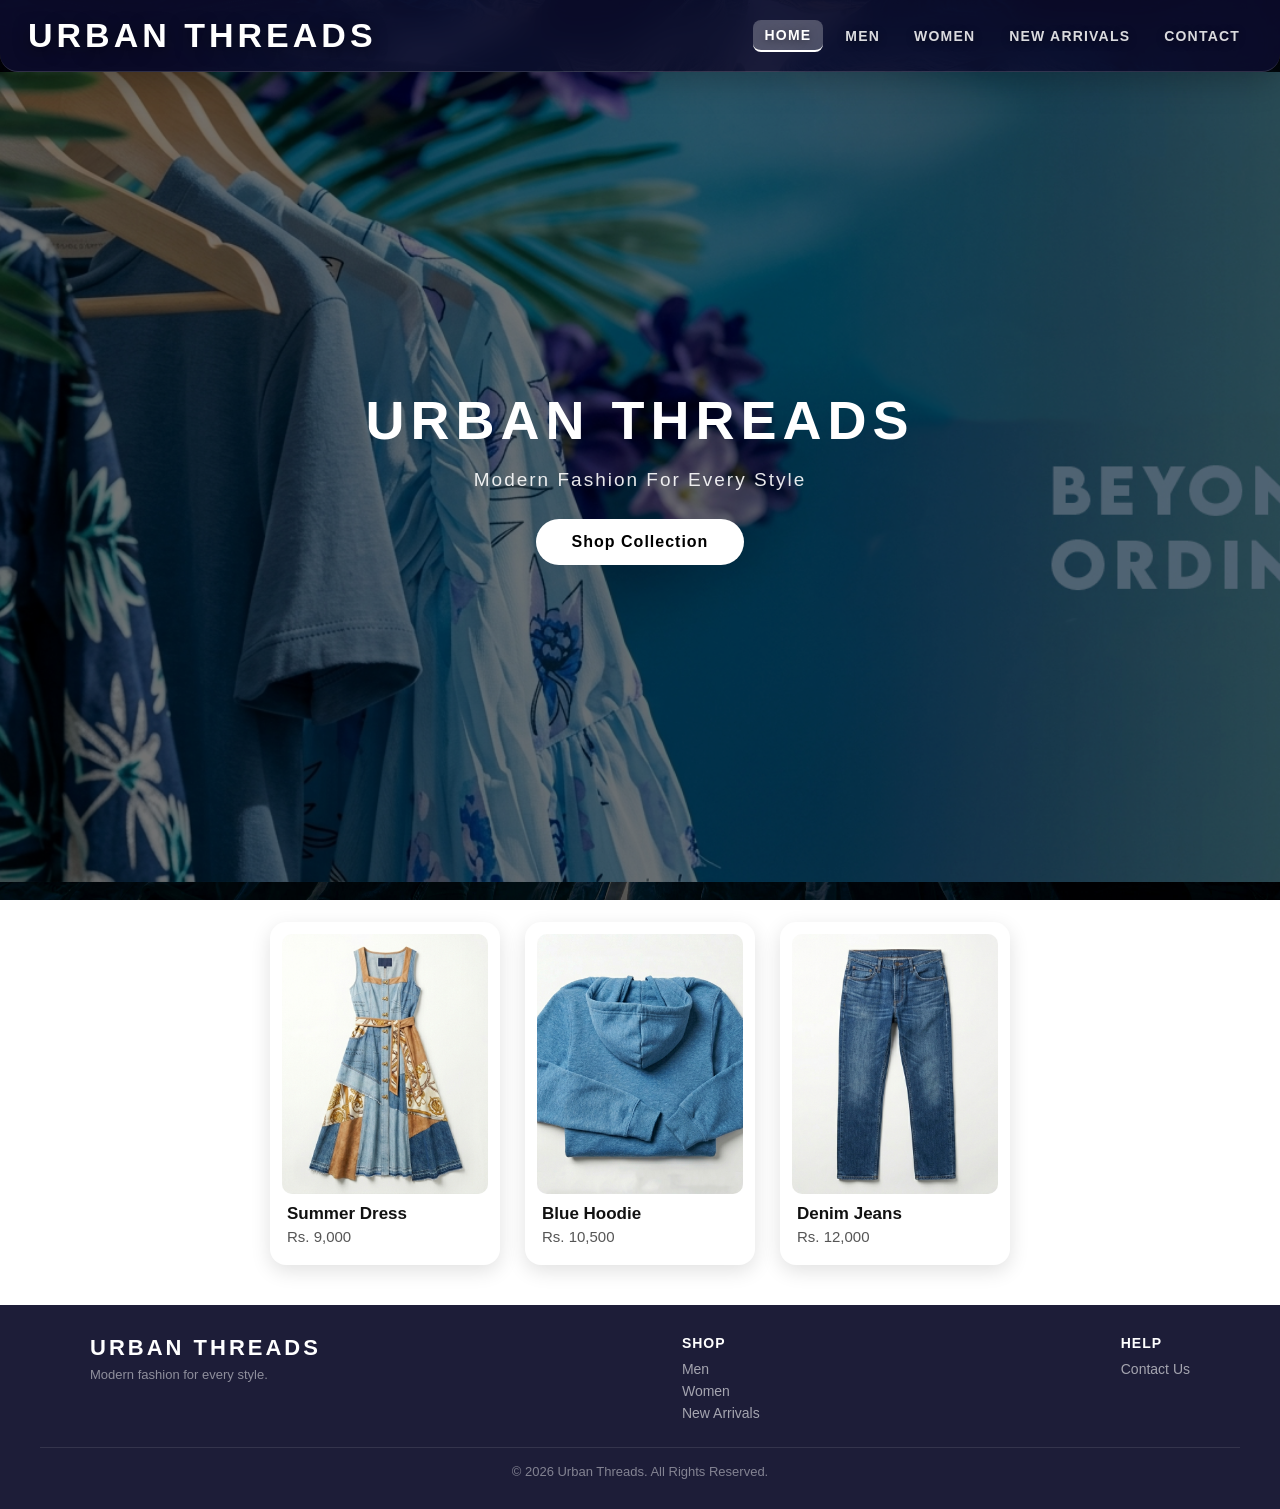
<file: index.html>
<!DOCTYPE html>
<html lang="en">
<head>
  <meta charset="UTF-8">
  <meta name="viewport" content="width=device-width, initial-scale=1.0">
  <meta name="description" content="Urban Threads - Modern fashion clothing brand.">
  <title>Urban Threads - Home</title>
  <link rel="stylesheet" href="style.css">

  
  <script src="https://code.jquery.com/jquery-3.7.1.min.js"></script>
</head>

<body class="index">

  <header>
    <h1>Urban Threads</h1>

    <button id="menuToggle" aria-label="Toggle navigation">☰</button>

    <nav>
      <a href="index.html">Home</a>
      <a href="men.html">Men</a>
      <a href="women.html">Women</a>
      <a href="arrivals.html">New Arrivals</a>
      <a href="contact.html">Contact</a>
    </nav>
  </header>

  <section class="hero">
    <div class="hero-content">
      <h2>Urban Threads</h2>
      <p>Modern Fashion For Every Style</p>
      <a href="arrivals.html" class="btn">Shop Collection</a>
    </div>
  </section>

 
  <section class="products">

    <a href="order.html?name=Summer Dress&price=9000">
      <div class="card">
        <img src="images/summerdress1.jpg" alt="Summer Dress">
        <h3>Summer Dress</h3>
        <p>Rs. 9,000</p>
      </div>
    </a>

    <a href="order.html?name=Blue Hoodie&price=10500">
      <div class="card">
        <img src="images/hoodie1.jpg" alt="Blue Hoodie">
        <h3>Blue Hoodie</h3>
        <p>Rs. 10,500</p>
      </div>
    </a>

    <a href="order.html?name=Denim Jeans&price=12000">
      <div class="card">
        <img src="images/jean1.jpg" alt="Denim Jeans">
        <h3>Denim Jeans</h3>
        <p>Rs. 12,000</p>
      </div>
    </a>

  </section>

  <footer>
    <div class="footer-inner">
      <div class="footer-brand">
        <h3>Urban Threads</h3>
        <p>Modern fashion for every style.</p>
      </div>

      <div class="footer-links">
        <h4>Shop</h4>
        <a href="men.html">Men</a>
        <a href="women.html">Women</a>
        <a href="arrivals.html">New Arrivals</a>
      </div>

      <div class="footer-links">
        <h4>Help</h4>
        <a href="contact.html">Contact Us</a>
      </div>
    </div>

    <div class="footer-bottom">
      <p>&copy; 2026 Urban Threads. All Rights Reserved.</p>
    </div>
  </footer>

  <script src="script.js"></script>

</body>
</html>
</file>
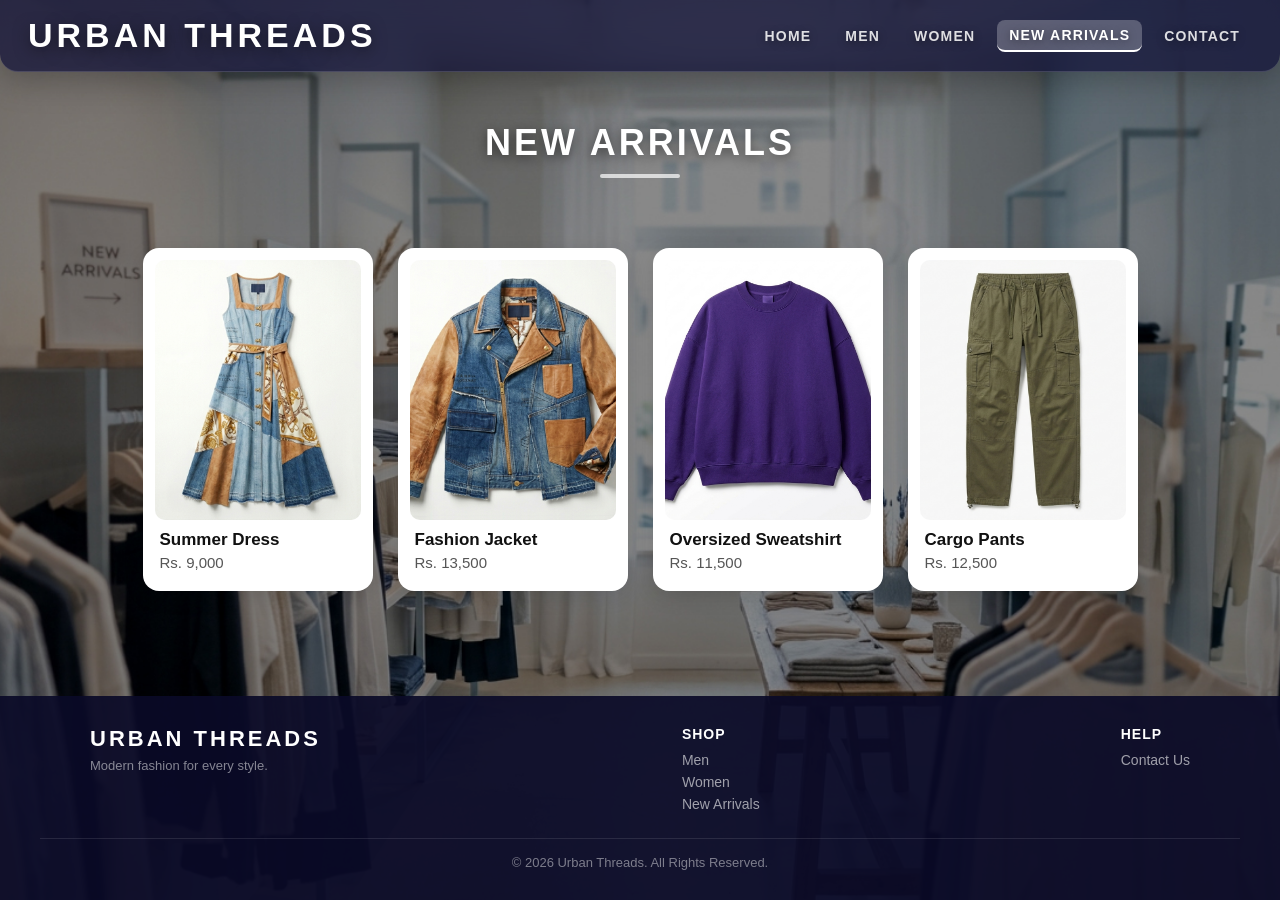
<file: arrivals.html>
<!DOCTYPE html>
<html lang="en">
<head>
  <meta charset="UTF-8">
  <meta name="viewport" content="width=device-width, initial-scale=1.0">
  <meta name="description" content="Urban Threads New Arrivals - Check out the latest additions to our collection.">
  <title>Urban Threads - New Arrivals</title>
  <link rel="stylesheet" href="style.css">

  
  <script src="https://code.jquery.com/jquery-3.7.1.min.js"></script>
</head>

<body class="arrivals">

  <header>
    <h1>Urban Threads</h1>

    <button id="menuToggle" aria-label="Toggle navigation">☰</button>

    <nav>
      <a href="index.html">Home</a>
      <a href="men.html">Men</a>
      <a href="women.html">Women</a>
      <a href="arrivals.html">New Arrivals</a>
      <a href="contact.html">Contact</a>
    </nav>
  </header>

  <section class="page">

    <h2>New Arrivals</h2>

    <div class="page-title-divider"></div>

    <div class="products">

      <a href="order.html?name=Summer Dress&price=9000">
        <div class="card">
          <img src="images/summerdress1.jpg" alt="Summer Dress">
          <h3>Summer Dress</h3>
          <p>Rs. 9,000</p>
        </div>
      </a>

      <a href="order.html?name=Fashion Jacket&price=13500">
        <div class="card">
          <img src="images/fashionjacket1.jpg" alt="Fashion Jacket">
          <h3>Fashion Jacket</h3>
          <p>Rs. 13,500</p>
        </div>
      </a>

      <a href="order.html?name=Oversized Sweatshirt&price=11500">
        <div class="card">
          <img src="images/sweatshirt1.jpg" alt="Oversized Sweatshirt">
          <h3>Oversized Sweatshirt</h3>
          <p>Rs. 11,500</p>
        </div>
      </a>

      <a href="order.html?name=Cargo Pants&price=12500">
        <div class="card">
          <img src="images/cargo1.jpg" alt="Cargo Pants">
          <h3>Cargo Pants</h3>
          <p>Rs. 12,500</p>
        </div>
      </a>

    </div>

  </section>

 
  <footer>
    <div class="footer-inner">
      <div class="footer-brand">
        <h3>Urban Threads</h3>
        <p>Modern fashion for every style.</p>
      </div>

      <div class="footer-links">
        <h4>Shop</h4>
        <a href="men.html">Men</a>
        <a href="women.html">Women</a>
        <a href="arrivals.html">New Arrivals</a>
      </div>

      <div class="footer-links">
        <h4>Help</h4>
        <a href="contact.html">Contact Us</a>
      </div>
    </div>

    <div class="footer-bottom">
      <p>&copy; 2026 Urban Threads. All Rights Reserved.</p>
    </div>
  </footer>

  <script src="script.js"></script>

</body>
</html>
</file>
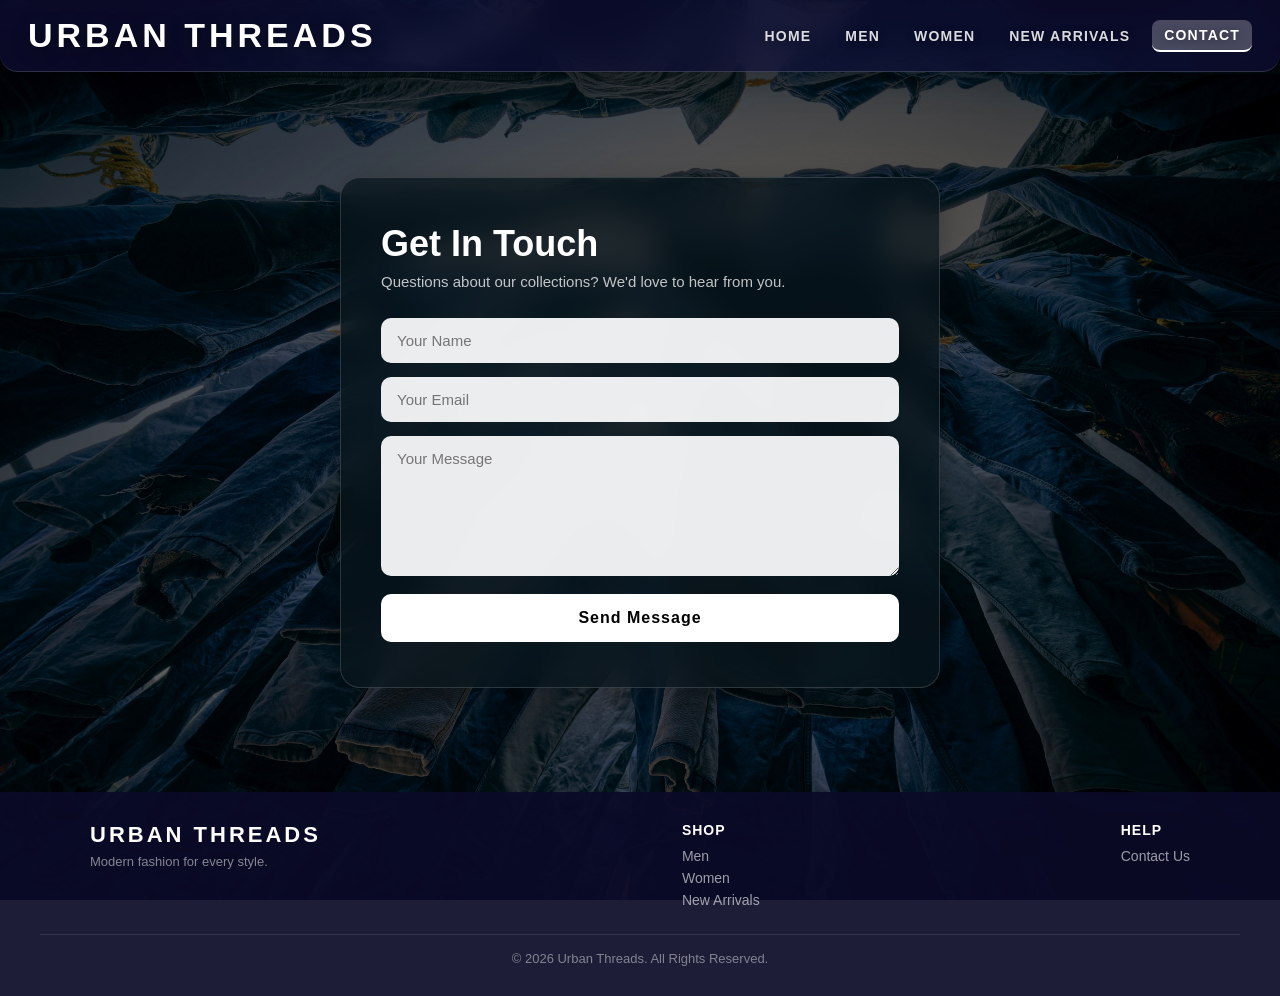
<file: contact.html>
<!DOCTYPE html>
<html lang="en">
<head>
  <meta charset="UTF-8">
  <meta name="viewport" content="width=device-width, initial-scale=1.0">
  <meta name="description" content="Urban Threads - Contact us with any questions about our collections.">
  <title>Urban Threads - Contact</title>
  <link rel="stylesheet" href="style.css">
 
  <script src="https://code.jquery.com/jquery-3.7.1.min.js"></script>
</head>

<body class="contact">

  <header>
    <h1>Urban Threads</h1>
    <button id="menuToggle" aria-label="Toggle navigation">☰</button>
    <nav>
      <a href="index.html">Home</a>
      <a href="men.html">Men</a>
      <a href="women.html">Women</a>
      <a href="arrivals.html">New Arrivals</a>
      <a href="contact.html">Contact</a>
    </nav>
  </header>


  <div class="contact-container">
    <div class="contact-card">

      <h2>Get In Touch</h2>
      <p>Questions about our collections? We'd love to hear from you.</p>

   
      <form id="contactForm" novalidate>

      
        <input
          type="text"
          id="contactName"
          placeholder="Your Name"
          autocomplete="name"
          required>
        <span class="error-msg" id="nameError"></span>

        
        <input
          type="email"
          id="contactEmail"
          placeholder="Your Email"
          autocomplete="email"
          required>
        
        <span class="error-msg" id="emailError"></span>

        
        <textarea
          id="contactMessage"
          placeholder="Your Message"
          required></textarea>
       
        <span class="error-msg" id="messageError"></span>

        <button type="submit" id="contactBtn">Send Message</button>

      </form>

      <div id="successMsg">
        ✓ Message sent! We'll get back to you soon.
      </div>

    </div>
  </div>

  <footer>
    <div class="footer-inner">
      <div class="footer-brand">
        <h3>Urban Threads</h3>
        <p>Modern fashion for every style.</p>
      </div>
      <div class="footer-links">
        <h4>Shop</h4>
        <a href="men.html">Men</a>
        <a href="women.html">Women</a>
        <a href="arrivals.html">New Arrivals</a>
      </div>
      <div class="footer-links">
        <h4>Help</h4>
        <a href="contact.html">Contact Us</a>
      </div>
    </div>
    <div class="footer-bottom">
      <p>&copy; 2026 Urban Threads. All Rights Reserved.</p>
    </div>
  </footer>

  <script src="script.js"></script>

</body>
</html>
</file>
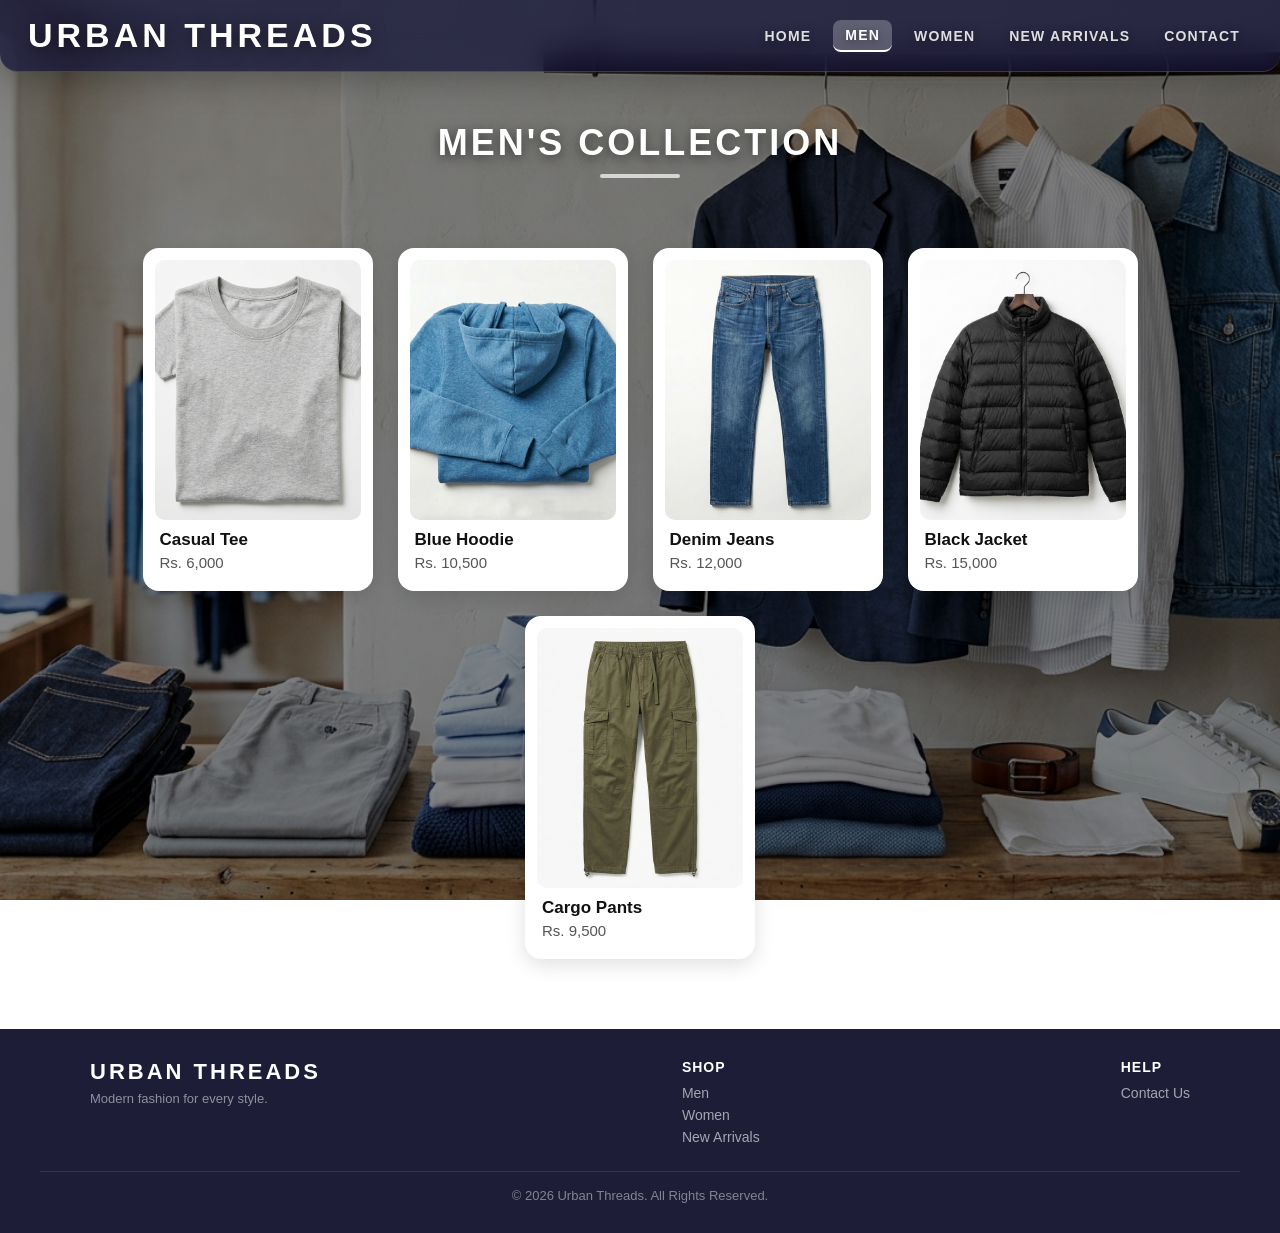
<file: men.html>
<!DOCTYPE html>
<html lang="en">
<head>
  <meta charset="UTF-8">
  <meta name="viewport" content="width=device-width, initial-scale=1.0">
  <meta name="description" content="Urban Threads Men's Collection - Shop casual tees, hoodies, jeans and more.">
  <title>Urban Threads - Men's Collection</title>
  <link rel="stylesheet" href="style.css">
  <script src="https://code.jquery.com/jquery-3.7.1.min.js"></script>
</head>

<body class="men">

  <header>
    <h1>Urban Threads</h1>

    <button id="menuToggle" aria-label="Toggle navigation">☰</button>

    <nav>
      <a href="index.html">Home</a>
      <a href="men.html">Men</a>
      <a href="women.html">Women</a>
      <a href="arrivals.html">New Arrivals</a>
      <a href="contact.html">Contact</a>
    </nav>
  </header>

  <section class="page">
    <h2>Men's Collection</h2>

    <div class="page-title-divider"></div>

    <div class="products">

      <a href="order.html?name=Casual Tee&price=6000">
        <div class="card">
          <img src="images/shirt1.jpg" alt="Casual Tee - Men's shirt">
          <h3>Casual Tee</h3>
          <p>Rs. 6,000</p>
        </div>
      </a>

      <a href="order.html?name=Blue Hoodie&price=10500">
        <div class="card">
          <img src="images/hoodie1.jpg" alt="Blue Hoodie - Men's hoodie">
          <h3>Blue Hoodie</h3>
          <p>Rs. 10,500</p>
        </div>
      </a>

      <a href="order.html?name=Denim Jeans&price=12000">
        <div class="card">
          <img src="images/jean1.jpg" alt="Denim Jeans - Men's jeans">
          <h3>Denim Jeans</h3>
          <p>Rs. 12,000</p>
        </div>
      </a>

      <a href="order.html?name=Black Jacket&price=15000">
        <div class="card">
          <img src="images/blackjacket1.jpg" alt="Black Jacket - Men's jacket">
          <h3>Black Jacket</h3>
          <p>Rs. 15,000</p>
        </div>
      </a>

      <a href="order.html?name=Cargo Pants&price=9500">
        <div class="card">
          <img src="images/cargo1.jpg" alt="Cargo Pants - Men's trousers">
          <h3>Cargo Pants</h3>
          <p>Rs. 9,500</p>
        </div>
      </a>

    </div>
  </section>

  <footer>
    <div class="footer-inner">
      <div class="footer-brand">
        <h3>Urban Threads</h3>
        <p>Modern fashion for every style.</p>
      </div>

      <div class="footer-links">
        <h4>Shop</h4>
        <a href="men.html">Men</a>
        <a href="women.html">Women</a>
        <a href="arrivals.html">New Arrivals</a>
      </div>

      <div class="footer-links">
        <h4>Help</h4>
        <a href="contact.html">Contact Us</a>
      </div>
    </div>

    <div class="footer-bottom">
      <p>&copy; 2026 Urban Threads. All Rights Reserved.</p>
    </div>
  </footer>

  <script src="script.js"></script>

</body>
</html>
</file>
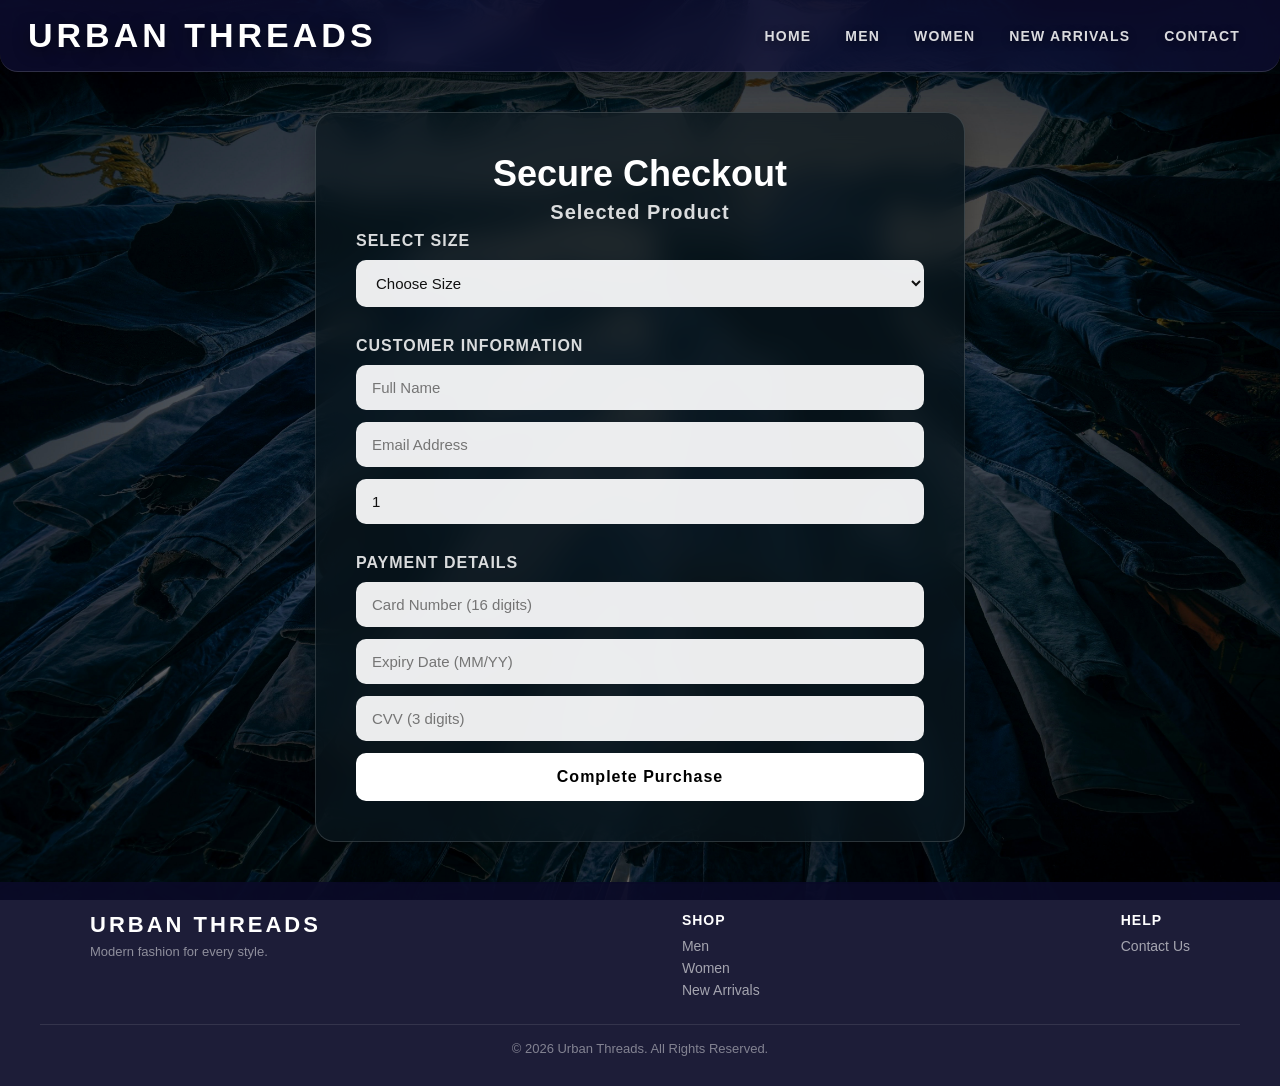
<file: order.html>
<!DOCTYPE html>
<html lang="en">
<head>
  <meta charset="UTF-8">
  <meta name="viewport" content="width=device-width, initial-scale=1.0">
  <meta name="description" content="Urban Threads - Secure Checkout. Complete your purchase safely.">
  <title>Urban Threads - Checkout</title>
  <link rel="stylesheet" href="style.css">
  <!-- jQuery CDN - required for form validation and AJAX submission -->
  <script src="https://code.jquery.com/jquery-3.7.1.min.js"></script>
</head>

<!-- FIXED: body class changed from "contact" to "order" so correct background loads -->
<body class="order">

  <!-- ===== HEADER & NAVIGATION ===== -->
  <header>
    <h1>Urban Threads</h1>
    <!-- Hamburger toggle button for mobile screens -->
    <button id="menuToggle" aria-label="Toggle navigation">☰</button>
    <nav>
      <a href="index.html">Home</a>
      <a href="men.html">Men</a>
      <a href="women.html">Women</a>
      <a href="arrivals.html">New Arrivals</a>
      <a href="contact.html">Contact</a>
    </nav>
  </header>

  <!-- ===== CHECKOUT SECTION ===== -->
  <div class="checkout-container">
    <div class="checkout-card">

      <h2>Secure Checkout</h2>

      <!-- Product name is populated from URL query params via jQuery in script.js -->
      <div class="product-name" id="productName">Selected Product</div>
      <!-- Product price populated from URL params -->
      <div class="product-price" id="productPrice"></div>

      <!-- Checkout form - validated and submitted via AJAX in script.js -->
      <!-- id="orderForm" is used by jQuery -->
      <form id="orderForm" novalidate>

        <!-- Size selection -->
        <div class="section-title">Select Size</div>
        <select id="orderSize" required>
          <option value="">Choose Size</option>
          <option>XS</option>
          <option>S</option>
          <option>M</option>
          <option>L</option>
          <option>XL</option>
          <option>XXL</option>
        </select>
        <!-- Error shown by jQuery if no size selected -->
        <span class="error-msg" id="sizeError"></span>

        <!-- Customer information -->
        <div class="section-title">Customer Information</div>

        <input
          type="text"
          id="orderName"
          placeholder="Full Name"
          autocomplete="name"
          required>
        <span class="error-msg" id="orderNameError"></span>

        <input
          type="email"
          id="orderEmail"
          placeholder="Email Address"
          autocomplete="email"
          required>
        <span class="error-msg" id="orderEmailError"></span>

        <input
          type="number"
          id="orderQty"
          placeholder="Quantity"
          min="1"
          value="1"
          required>
        <span class="error-msg" id="orderQtyError"></span>

        <!-- Payment details -->
        <div class="section-title">Payment Details</div>

        <input
          type="text"
          id="cardNumber"
          placeholder="Card Number (16 digits)"
          maxlength="16"
          autocomplete="cc-number"
          required>
        <span class="error-msg" id="cardError"></span>

        <input
          type="text"
          id="expiry"
          placeholder="Expiry Date (MM/YY)"
          maxlength="5"
          autocomplete="cc-exp"
          required>
        <span class="error-msg" id="expiryError"></span>

        <input
          type="text"
          id="cvv"
          placeholder="CVV (3 digits)"
          maxlength="3"
          autocomplete="cc-csc"
          required>
        <span class="error-msg" id="cvvError"></span>

        <!-- Submit button - text changes to 'Processing...' during AJAX call -->
        <button type="submit" id="orderBtn">Complete Purchase</button>

      </form>

      <!-- Success message displayed after AJAX order submission -->
      <div id="orderSuccessMsg">
        ✓ Order placed! A confirmation will be sent to your email.
      </div>

    </div>
  </div>

  <!-- ===== FOOTER ===== -->
  <footer>
    <div class="footer-inner">
      <div class="footer-brand">
        <h3>Urban Threads</h3>
        <p>Modern fashion for every style.</p>
      </div>
      <div class="footer-links">
        <h4>Shop</h4>
        <a href="men.html">Men</a>
        <a href="women.html">Women</a>
        <a href="arrivals.html">New Arrivals</a>
      </div>
      <div class="footer-links">
        <h4>Help</h4>
        <a href="contact.html">Contact Us</a>
      </div>
    </div>
    <div class="footer-bottom">
      <p>&copy; 2026 Urban Threads. All Rights Reserved.</p>
    </div>
  </footer>

  <script src="script.js"></script>

</body>
</html>
</file>
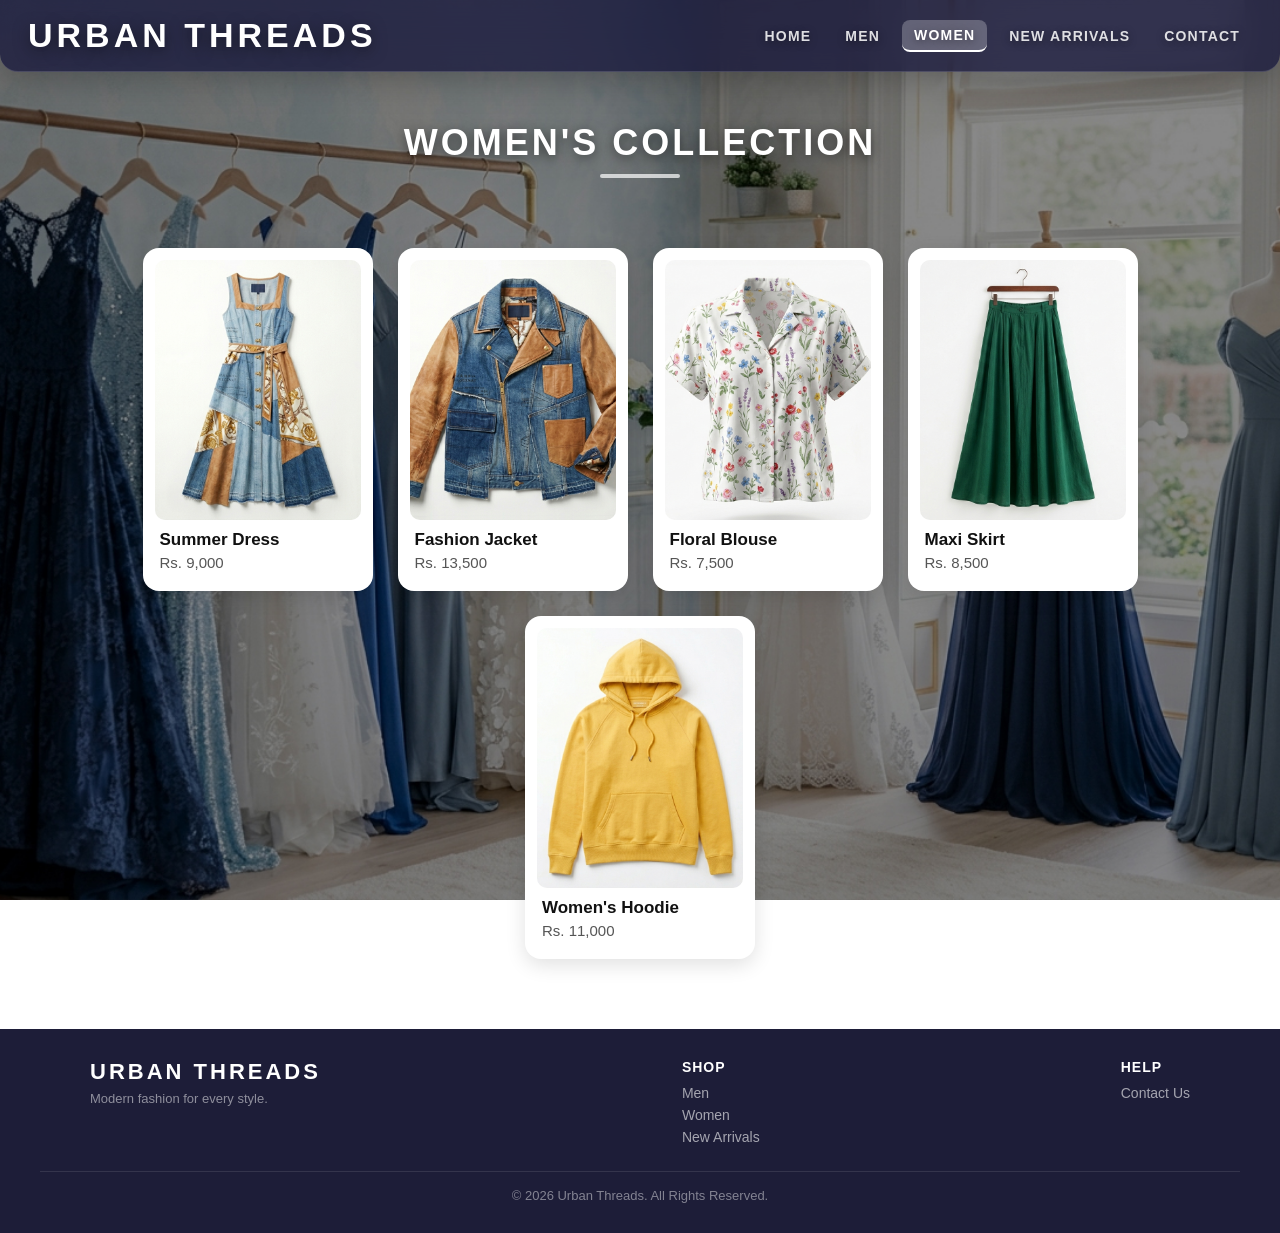
<file: women.html>
<!DOCTYPE html>
<html lang="en">
<head>
  <meta charset="UTF-8">
  <meta name="viewport" content="width=device-width, initial-scale=1.0">
  <meta name="description" content="Urban Threads Women's Collection - Shop dresses, jackets and more.">
  <title>Urban Threads - Women's Collection</title>
  <link rel="stylesheet" href="style.css">

  <script src="https://code.jquery.com/jquery-3.7.1.min.js"></script>
</head>

<body class="women">

  <header>
    <h1>Urban Threads</h1>

    <button id="menuToggle" aria-label="Toggle navigation">☰</button>

    <nav>
      <a href="index.html">Home</a>
      <a href="men.html">Men</a>
      <a href="women.html">Women</a>
      <a href="arrivals.html">New Arrivals</a>
      <a href="contact.html">Contact</a>
    </nav>
  </header>

  <section class="page">

    <h2>Women's Collection</h2>

    <div class="page-title-divider"></div>

    <div class="products">

      <a href="order.html?name=Summer Dress&price=9000">
        <div class="card">
          <img src="images/summerdress1.jpg" alt="Summer Dress - Women's fashion">
          <h3>Summer Dress</h3>
          <p>Rs. 9,000</p>
        </div>
      </a>

      <a href="order.html?name=Fashion Jacket&price=13500">
        <div class="card">
          <img src="images/fashionjacket1.jpg" alt="Fashion Jacket - Women's jacket">
          <h3>Fashion Jacket</h3>
          <p>Rs. 13,500</p>
        </div>
      </a>

      <a href="order.html?name=Floral Blouse&price=7500">
        <div class="card">
          <img src="images/floralblouse1.jpg" alt="Floral Blouse">
          <h3>Floral Blouse</h3>
          <p>Rs. 7,500</p>
        </div>
      </a>

      <a href="order.html?name=Maxi Skirt&price=8500">
        <div class="card">
          <img src="images/maxiskirt1.jpg" alt="Maxi Skirt">
          <h3>Maxi Skirt</h3>
          <p>Rs. 8,500</p>
        </div>
      </a>

      <a href="order.html?name=Women's Hoodie&price=11000">
        <div class="card">
          <img src="images/womenhoodie1.jpg" alt="Women's Hoodie">
          <h3>Women's Hoodie</h3>
          <p>Rs. 11,000</p>
        </div>
      </a>

    </div>

  </section>

  <footer>
    <div class="footer-inner">

      <div class="footer-brand">
        <h3>Urban Threads</h3>
        <p>Modern fashion for every style.</p>
      </div>

      <div class="footer-links">
        <h4>Shop</h4>
        <a href="men.html">Men</a>
        <a href="women.html">Women</a>
        <a href="arrivals.html">New Arrivals</a>
      </div>

      <div class="footer-links">
        <h4>Help</h4>
        <a href="contact.html">Contact Us</a>
      </div>

    </div>

    <div class="footer-bottom">
      <p>&copy; 2026 Urban Threads. All Rights Reserved.</p>
    </div>

  </footer>

  <script src="script.js"></script>

</body>
</html>
</file>
<file: style.css>
* {
  margin: 0;
  padding: 0;
  box-sizing: border-box;
  font-family: 'Segoe UI', Arial, sans-serif;
}

body {
  background: #8ad2ff;
  min-height: 100vh;
  display: flex;
  flex-direction: column;
}


body.index {
  background: url("images/background-index.jpg") no-repeat center center fixed;
  background-size: cover;
}

body.men {
  background: url("images/background-men.jpg") no-repeat center center fixed;
  background-size: cover;
}

body.women {
  background: url("images/background-women.jpg") no-repeat center center fixed;
  background-size: cover;
}

body.arrivals {
  background: url("images/background-arrivals.jpg") no-repeat center center fixed;
  background-size: cover;
}

body.contact {
  background: url("images/background-contact.jpg") no-repeat center center fixed;
  background-size: cover;
}

body.order {
  background: url("images/background-contact.jpg") no-repeat center center fixed;
  background-size: cover;
}



header {
  padding: 18px 40px;
  display: flex;
  align-items: center;
  justify-content: space-between;
  flex-wrap: wrap;
  gap: 15px;
  border-radius: 0 0 18px 18px;
  background: rgba(15, 15, 55, 0.70);
  backdrop-filter: blur(15px);
  -webkit-backdrop-filter: blur(15px);
  border-bottom: 1px solid rgba(255, 255, 255, 0.15);
  box-shadow: 0 8px 32px rgba(0, 0, 0, 0.25);
  position: sticky;
  top: 0;
  z-index: 999;
}

header h1 {
  font-size: 42px;
  font-weight: 900;
  color: white;
  letter-spacing: 5px;
  text-transform: uppercase;
  text-shadow: 0 4px 15px rgba(0, 0, 0, 0.5);
}

nav {
  display: flex;
  gap: 10px;
  flex-wrap: wrap;
  align-items: center;
}

nav a {
  color: rgba(255, 255, 255, 0.85);
  text-decoration: none;
  font-size: 15px;
  font-weight: 600;
  letter-spacing: 1.2px;
  text-transform: uppercase;
  padding: 8px 16px;
  border-radius: 8px;
  transition: all 0.3s ease;
  text-shadow: 0 2px 8px rgba(0, 0, 0, 0.4);
}

nav a:hover {
  background: rgba(255, 255, 255, 0.2);
  color: white;
}

nav a.active {
  background: rgba(255, 255, 255, 0.25);
  color: white;
  border-bottom: 2px solid white;
}


.hero {
  height: 90vh;
  background: url("images/banner.jpg") center / cover no-repeat;
  display: flex;
  align-items: center;
  justify-content: center;
  text-align: center;
  position: relative;
  color: white;
}

.hero::before {
  content: "";
  position: absolute;
  top: 0; left: 0;
  width: 100%; height: 100%;
  background: rgba(0, 0, 0, 0.55);
}

.hero-content {
  position: relative;
  z-index: 1;
  max-width: 750px;
  padding: 20px;
  animation: fadeInUp 1s ease both;
}

.hero-content h2 {
  font-size: 70px;
  font-weight: 900;
  letter-spacing: 6px;
  text-transform: uppercase;
}

.hero-content p {
  font-size: 22px;
  margin: 18px 0 28px;
  opacity: 0.9;
  letter-spacing: 2px;
}

.btn {
  background: white;
  color: black;
  padding: 14px 36px;
  text-decoration: none;
  border-radius: 30px;
  font-weight: bold;
  font-size: 16px;
  letter-spacing: 1px;
  transition: all 0.3s ease;
  display: inline-block;
}

.btn:hover {
  background: black;
  color: white;
  border: 2px solid white;
  transform: translateY(-2px);
  box-shadow: 0 8px 20px rgba(0,0,0,0.3);
}


.products {
  display: flex;
  justify-content: center;
  gap: 25px;
  flex-wrap: wrap;
  padding: 40px 30px;
}

.products a {
  text-decoration: none;
  color: inherit;
}

.card {
  width: 270px;
  background: white;
  padding: 12px;
  border-radius: 16px;
  box-shadow: 0 6px 20px rgba(0, 0, 0, 0.12);
  transition: all 0.3s ease;
  cursor: pointer;
}

.card:hover {
  transform: translateY(-8px);
  box-shadow: 0 12px 30px rgba(0, 0, 0, 0.2);
}

.card img {
  width: 100%;
  height: 260px;
  object-fit: cover;
  border-radius: 10px;
  display: block;
}

.card h3 {
  margin-top: 10px;
  font-size: 17px;
  font-weight: 700;
  color: #111;
  padding: 0 5px;
}

.card p {
  color: #555;
  font-size: 15px;
  padding: 4px 5px 8px;
}


.page {
  padding: 50px 20px 30px;
  flex: 1;
}

.page h2 {
  color: white;
  font-size: 44px;
  font-weight: 900;
  text-shadow: 0 3px 12px rgba(0, 0, 0, 0.5);
  text-align: center;
  margin-bottom: 10px;
  letter-spacing: 3px;
  text-transform: uppercase;
}

.page-title-divider {
  width: 80px;
  height: 4px;
  background: white;
  margin: 0 auto 30px;
  border-radius: 2px;
  opacity: 0.7;
}


.contact-container {
  display: flex;
  justify-content: center;
  align-items: center;
  min-height: 80vh;
  padding: 40px 20px;
  flex: 1;
}

.contact-card {
  width: 100%;
  max-width: 600px;
  padding: 45px 40px;
  border-radius: 20px;
  background: rgba(9, 21, 29, 0.72);
  backdrop-filter: blur(15px);
  -webkit-backdrop-filter: blur(15px);
  box-shadow: 0 8px 32px rgba(0, 0, 0, 0.3);
  border: 1px solid rgba(255, 255, 255, 0.15);
}

.contact-card h2 {
  font-size: 36px;
  margin-bottom: 8px;
  color: white;
  font-weight: 800;
}

.contact-card > p {
  color: rgba(255, 255, 255, 0.75);
  margin-bottom: 28px;
  font-size: 15px;
}

.contact-card input,
.contact-card textarea {
  width: 100%;
  padding: 14px 16px;
  margin-bottom: 14px;
  border: none;
  border-radius: 10px;
  font-size: 15px;
  background: rgba(255, 255, 255, 0.92);
  color: #111;
  outline: none;
  transition: box-shadow 0.2s;
}

.contact-card input:focus,
.contact-card textarea:focus {
  box-shadow: 0 0 0 3px rgba(255, 255, 255, 0.35);
}

.contact-card textarea {
  height: 140px;
  resize: vertical;
}

.error-msg {
  color: #ff6b6b;
  font-size: 13px;
  margin-top: -10px;
  margin-bottom: 10px;
  display: none;
}

.contact-card button,
.checkout-card button {
  width: 100%;
  padding: 15px;
  border: none;
  border-radius: 10px;
  background: white;
  color: black;
  font-size: 16px;
  font-weight: 700;
  cursor: pointer;
  transition: all 0.3s ease;
  letter-spacing: 1px;
}

.contact-card button:hover,
.checkout-card button:hover {
  background: black;
  color: white;
  transform: translateY(-2px);
  box-shadow: 0 6px 20px rgba(0, 0, 0, 0.3);
}

#successMsg, #orderSuccessMsg {
  display: none;
  text-align: center;
  color: #90ee90;
  font-size: 20px;
  font-weight: bold;
  margin-top: 20px;
}


.checkout-container {
  display: flex;
  justify-content: center;
  align-items: flex-start;
  min-height: 80vh;
  padding: 40px 20px;
  flex: 1;
}

.checkout-card {
  width: 100%;
  max-width: 650px;
  padding: 40px;
  border-radius: 20px;
  background: rgba(9, 21, 29, 0.72);
  backdrop-filter: blur(15px);
  -webkit-backdrop-filter: blur(15px);
  box-shadow: 0 8px 32px rgba(0, 0, 0, 0.3);
  border: 1px solid rgba(255, 255, 255, 0.15);
}

.checkout-card h2 {
  font-size: 36px;
  text-align: center;
  margin-bottom: 6px;
  color: white;
  font-weight: 800;
}

.product-name {
  text-align: center;
  font-size: 20px;
  font-weight: 700;
  margin-bottom: 28px;
  color: rgba(255, 255, 255, 0.85);
  letter-spacing: 1px;
}

.product-price {
  text-align: center;
  font-size: 16px;
  color: rgba(255, 255, 255, 0.7);
  margin-bottom: 20px;
  margin-top: -20px;
}

.section-title {
  font-size: 16px;
  font-weight: 700;
  margin: 18px 0 10px;
  color: rgba(255, 255, 255, 0.85);
  letter-spacing: 1px;
  text-transform: uppercase;
}

.checkout-card input,
.checkout-card select {
  width: 100%;
  padding: 14px 16px;
  margin-bottom: 12px;
  border: none;
  border-radius: 10px;
  font-size: 15px;
  background: rgba(255, 255, 255, 0.92);
  color: #111;
  outline: none;
  transition: box-shadow 0.2s;
}

.checkout-card input:focus,
.checkout-card select:focus {
  box-shadow: 0 0 0 3px rgba(255, 255, 255, 0.35);
}



footer {
  background: rgba(10, 10, 40, 0.92);
  color: rgba(255, 255, 255, 0.8);
  padding: 30px 40px;
  margin-top: auto;
}

.footer-inner {
  display: flex;
  justify-content: space-between;
  align-items: flex-start;
  flex-wrap: wrap;
  gap: 20px;
  max-width: 1100px;
  margin: 0 auto 20px;
}

.footer-brand h3 {
  color: white;
  font-size: 22px;
  font-weight: 800;
  letter-spacing: 3px;
  text-transform: uppercase;
  margin-bottom: 6px;
}

.footer-brand p {
  font-size: 13px;
  color: rgba(255, 255, 255, 0.5);
}

.footer-links h4 {
  color: white;
  font-size: 14px;
  font-weight: 700;
  letter-spacing: 1px;
  text-transform: uppercase;
  margin-bottom: 10px;
}

.footer-links a {
  display: block;
  color: rgba(255, 255, 255, 0.6);
  text-decoration: none;
  font-size: 14px;
  margin-bottom: 6px;
  transition: color 0.2s;
}

.footer-links a:hover {
  color: white;
}

.footer-bottom {
  text-align: center;
  border-top: 1px solid rgba(255, 255, 255, 0.1);
  padding-top: 16px;
  font-size: 13px;
  color: rgba(255, 255, 255, 0.45);
}


@keyframes fadeInUp {
  from {
    opacity: 0;
    transform: translateY(30px);
  }
  to {
    opacity: 1;
    transform: translateY(0);
  }
}


@media (max-width: 1280px) {
  header {
    padding: 16px 28px;
  }

  header h1 {
    font-size: 34px;
    letter-spacing: 4px;
  }

  nav a {
    font-size: 14px;
    padding: 7px 12px;
  }

  .hero-content h2 {
    font-size: 54px;
  }

  .hero-content p {
    font-size: 19px;
  }

  .card {
    width: 230px;
  }

  .page h2 {
    font-size: 36px;
  }
}


@media (max-width: 768px) {
  
  header {
    flex-direction: column;
    align-items: flex-start;
    padding: 16px 20px;
    border-radius: 0;
    position: relative;
  }

  header h1 {
    font-size: 26px;
    letter-spacing: 3px;
  }

 
  #menuToggle {
    display: block;
    position: absolute;
    top: 18px;
    right: 20px;
    background: rgba(255,255,255,0.15);
    border: none;
    color: white;
    font-size: 24px;
    cursor: pointer;
    padding: 4px 10px;
    border-radius: 6px;
    transition: background 0.2s;
  }

  #menuToggle:hover {
    background: rgba(255,255,255,0.25);
  }

  nav {
    display: none;
    flex-direction: column;
    gap: 6px;
    width: 100%;
    margin-top: 10px;
  }

  nav.open {
    display: flex;
  }

  nav a {
    font-size: 15px;
    padding: 10px 14px;
    border-radius: 8px;
    background: rgba(255,255,255,0.08);
  }

  .hero {
    height: 65vh;
  }

  .hero-content h2 {
    font-size: 32px;
    letter-spacing: 3px;
  }

  .hero-content p {
    font-size: 16px;
  }

  .btn {
    padding: 12px 26px;
    font-size: 14px;
  }

  
  .card {
    width: 90%;
    max-width: 380px;
  }

  .page h2 {
    font-size: 28px;
  }


  .contact-card,
  .checkout-card {
    padding: 28px 20px;
  }

  .contact-card h2,
  .checkout-card h2 {
    font-size: 26px;
  }


  .footer-inner {
    flex-direction: column;
    align-items: center;
    text-align: center;
  }
}

#menuToggle {
  display: none;
}


#scrollTopBtn {
  position: fixed;
  bottom: 30px;
  right: 30px;
  width: 46px;
  height: 46px;
  background: rgba(15, 15, 55, 0.80);
  color: white;
  border: 2px solid rgba(255, 255, 255, 0.35);
  border-radius: 50%;
  font-size: 24px;
  cursor: pointer;
  opacity: 0;
  pointer-events: none;
  transition: opacity 0.3s ease, transform 0.3s ease;
  z-index: 9999;
  backdrop-filter: blur(8px);
  -webkit-backdrop-filter: blur(8px);
  display: flex;
  align-items: center;
  justify-content: center;
}

#scrollTopBtn.visible {
  opacity: 1;
  pointer-events: auto;
}

#scrollTopBtn:hover {
  background: rgba(255, 255, 255, 0.95);
  color: #0F0F37;
  transform: translateY(-3px);
}
</file>
